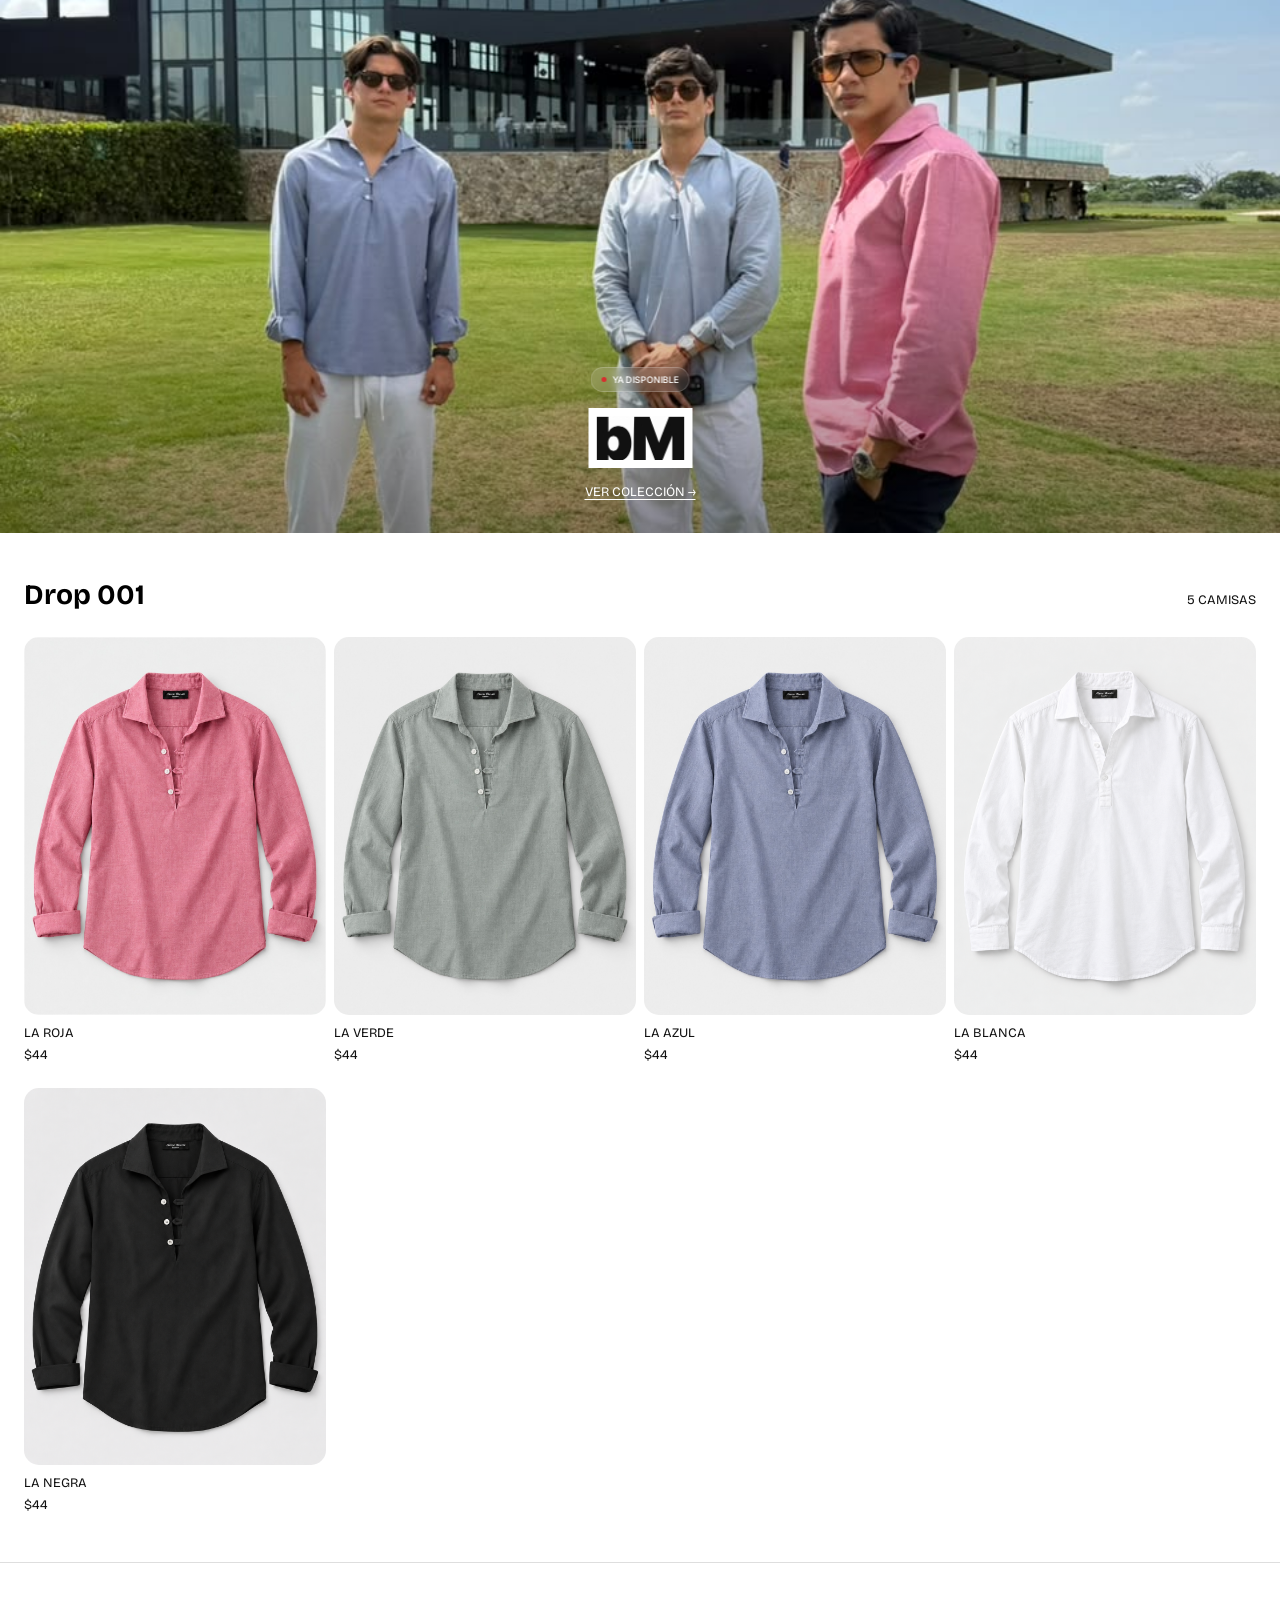
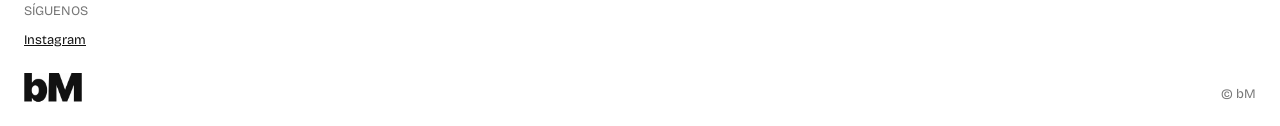
<file: bm/index.html>
<!doctype html>
<html lang="es">
<head>
  <meta charset="utf-8">
  <meta name="viewport" content="width=device-width, initial-scale=1">
  <meta name="theme-color" content="#ffffff">
  <title>bM | Drop 001</title>
  <meta name="description" content="Descubre Drop 001 de bM. Cinco camisas, tallas S, M y L. Explora la colección.">
  <link rel="canonical" href="https://mariabonitaec.com/bm/">
  <meta property="og:title" content="bM | Drop 001">
  <meta property="og:description" content="Descubre nuestra primera colección de camisas.">
  <meta property="og:type" content="website">
  <meta property="og:url" content="https://mariabonitaec.com/bm/">
  <meta property="og:image" content="https://mariabonitaec.com/Imagenes/Imagenes_bM/PortadaPC.jpeg">
  <link rel="stylesheet" href="styles.css?v=20261107-1">
  <script src="catalogo.js?v=20261107-1" defer></script>
  <script src="app.js?v=20261107-1" defer></script>
</head>
<body id="inicio">
  <a class="skip-link" href="#drop-001">Ir a la colección</a>
  <header class="hero" aria-label="bM, nueva colección">
    <div class="hero-visual">
      <picture class="cover">
        <source media="(max-width: 767px) and (orientation: portrait)" srcset="../Imagenes/Imagenes_bM/Portadatelefono.jpeg">
        <img src="../Imagenes/Imagenes_bM/PortadaPC.jpeg" alt="La primera colección de camisas bM, al aire libre" width="1280" height="960" fetchpriority="high">
      </picture>
      <div class="hero-shade"></div>
      <div class="menu-backdrop" hidden></div>
      <nav class="mobile-nav" aria-label="Navegación principal">
        <a class="brand-box brand-box-small" href="#inicio" aria-label="bM, inicio"><span class="brand brand-small"><img src="assets/logo-original.png" alt="bM"></span></a>
        <button class="menu-toggle" type="button" aria-label="Abrir menú" aria-expanded="false" aria-controls="mobile-menu"><span class="menu-icon" aria-hidden="true"><span></span><span></span><span></span></span></button>
        <div class="mobile-menu" id="mobile-menu" hidden>
          <p class="menu-heading">EXPLORA bM</p>
          <a href="#drop-001"><span>Prendas<small>Descubre Drop 001</small></span></a>
          <a href="#redes"><span>Redes<small>Síguenos</small></span></a>
          <a href="https://mariabonitaec.com/"><span>Línea Femenina<small>María Bonita</small></span></a>
        </div>
      </nav>
      <div class="hero-caption">
        <span class="availability"><img src="assets/disponible.svg" alt="" width="5" height="5">YA DISPONIBLE</span>
        <h1 class="brand-box"><span class="brand brand-hero"><img src="assets/logo-original.png" alt="bM"></span></h1>
        <a class="collection-link" href="#drop-001">VER COLECCIÓN →</a>
      </div>
    </div>
  </header>
  <main class="content">
    <section class="collection" id="drop-001" aria-labelledby="collection-title" tabindex="-1">
      <div class="collection-heading"><h2 id="collection-title">Drop 001</h2><span>5 CAMISAS</span></div>
      <div class="product-grid">
        <a class="product-card" href="#camisa-roja" data-product="roja" aria-haspopup="dialog"><img src="../Imagenes/Imagenes_bM/CamisaRoja.jpg" width="1122" height="1402" alt="Camisa roja de manga larga" loading="lazy"><h3>LA ROJA</h3><p>$44</p></a>
        <a class="product-card" href="#camisa-verde" data-product="verde" aria-haspopup="dialog"><img src="../Imagenes/Imagenes_bM/CamisaVerde.jpg" width="1122" height="1402" alt="Camisa verde de manga larga" loading="lazy"><h3>LA VERDE</h3><p>$44</p></a>
        <a class="product-card" href="#camisa-azul" data-product="azul" aria-haspopup="dialog"><img src="../Imagenes/Imagenes_bM/CamisaAzul.jpg" width="1122" height="1402" alt="Camisa azul de manga larga" loading="lazy"><h3>LA AZUL</h3><p>$44</p></a>
        <a class="product-card" href="#camisa-blanca" data-product="blanca" aria-haspopup="dialog"><img src="../Imagenes/Imagenes_bM/CamisaBlanca.png" width="1122" height="1402" alt="Camisa blanca de manga larga" loading="lazy"><h3>LA BLANCA</h3><p>$44</p></a>
        <a class="product-card" href="#camisa-negra" data-product="negra" aria-haspopup="dialog"><img src="../Imagenes/Imagenes_bM/CamisaNegra.png" width="1122" height="1402" alt="Camisa negra de manga larga" loading="lazy"><h3>LA NEGRA</h3><p>$44</p></a>
      </div>
      <noscript><p>Activa JavaScript para consultar las fotos y tallas de cada camisa.</p></noscript>
    </section>
    <footer id="redes" class="footer" tabindex="-1">
      <div class="socials"><h2>SÍGUENOS</h2><a data-social="instagram" href="https://www.instagram.com/bm___ec/?utm_source=ig_web_button_share_sheet" target="_blank" rel="noopener noreferrer">Instagram</a><span data-social="tiktok" hidden>TikTok</span></div>
      <div class="footer-signature"><a href="#inicio" aria-label="bM, volver al inicio"><span class="brand brand-footer"><img src="assets/logo-original.png" alt="bM"></span></a><span>© bM</span></div>
    </footer>
  </main>
  <dialog class="product-dialog" aria-labelledby="product-title">
    <div class="detail-header"><button class="back-button" type="button" autofocus>← Volver a la colección</button><span class="brand brand-small"><img src="assets/logo-original.png" alt="bM"></span><button class="close-button" type="button" aria-label="Cerrar ficha">×</button></div>
    <div class="product-detail">
      <section class="gallery" aria-label="Fotos de la camisa">
        <div class="thumbnails" aria-label="Seleccionar fotografía"></div>
        <div class="gallery-stage" tabindex="0" role="group" aria-label="Galería: desliza para cambiar de foto o usa las flechas del teclado">
          <img id="detail-image" alt="" draggable="false">
          <div class="gallery-controls" hidden>
            <button class="gallery-arrow gallery-arrow-prev" type="button" data-direction="-1" aria-label="Foto anterior"><span aria-hidden="true">‹</span></button>
            <button class="gallery-arrow gallery-arrow-next" type="button" data-direction="1" aria-label="Foto siguiente"><span aria-hidden="true">›</span></button>
          </div>
          <span id="photo-count" class="sr-only" aria-live="polite" aria-atomic="true"></span>
        </div>
      </section>
      <div class="product-info"><p class="detail-drop">DROP 001</p><h2 id="product-title"></h2><p class="detail-price" id="product-price"></p><fieldset class="sizes"><legend>TALLAS</legend><div class="size-options"></div></fieldset><a class="contact-button" id="availability-link" href="https://ig.me/m/bm___ec" target="_blank" rel="noopener noreferrer">Consulta disponibilidad</a></div>
    </div>
  </dialog>
</body>
</html>
</file>
<file: bm/styles.css>
@font-face{font-family:"Bricolage Grotesque";font-style:normal;font-weight:400;font-display:swap;src:url("assets/bricolage-regular.ttf") format("truetype")}
@font-face{font-family:"Bricolage Grotesque";font-style:normal;font-weight:700;font-display:swap;src:url("assets/bricolage-bold.ttf") format("truetype")}
@font-face{font-family:Inter;font-style:normal;font-weight:500;font-display:swap;src:url("assets/inter-medium.ttf") format("truetype")}
:root{--ink:#111;--muted:#777;--hero-height:max(260px,41.666667vw);font-family:"Bricolage Grotesque",Arial,sans-serif;color:var(--ink);background:#fff;font-synthesis:none;font-variation-settings:"opsz" 14,"wdth" 100;scroll-behavior:smooth}
*{box-sizing:border-box}body,h1,h2,h3,p{margin:0}body{min-width:280px}button,a,input{-webkit-tap-highlight-color:transparent}button,input{font:inherit}button,a{touch-action:manipulation}a{color:inherit}button{cursor:pointer}button:disabled{cursor:default}button:focus-visible,a:focus-visible,input:focus-visible+span{outline:2px solid #516450;outline-offset:5px}img{display:block;max-width:100%}[hidden]{display:none!important}.skip-link{position:fixed;top:8px;left:8px;z-index:20;background:white;padding:12px;transform:translateY(-160%)}.skip-link:focus{transform:none}
.hero{height:var(--hero-height);position:sticky;top:0;z-index:0}.hero-visual{position:relative;height:100%;overflow:hidden;isolation:isolate}.cover,.cover img,.hero-shade{position:absolute;inset:0;width:100%;height:100%}.cover img{object-fit:cover;object-position:center}.hero-shade{background:linear-gradient(to bottom,transparent 45%,rgb(0 0 0 / .38))}.hero-caption{position:absolute;bottom:32px;left:50%;transform:translateX(-50%);display:flex;flex-direction:column;align-items:center;gap:16px;color:#fff}.availability{display:flex;align-items:center;gap:6px;border:.5px solid #fff3;border-radius:20px;padding:6px 10px;background:#ffffff21;backdrop-filter:blur(5px);font:500 9px/normal Inter,Arial,sans-serif;white-space:nowrap}.brand-box{display:block;background:#fff;padding:8px}.brand{display:block;position:relative;overflow:hidden;background:#fff;width:var(--logo-width);height:calc(var(--logo-width)/2);flex-shrink:0}.brand img{position:absolute;max-width:none;width:184%;height:276%;left:-41.8%;top:-85%;object-fit:cover}.brand-hero{--logo-width:88px}.brand-small{--logo-width:40px}.brand-footer{--logo-width:58px}.brand-box-small{padding:4px}.collection-link{font-size:13px;line-height:1.3;white-space:nowrap;text-underline-offset:3px;padding:4px 0;margin:-4px 0}.mobile-nav{display:none}.content{position:relative;z-index:1;background:#fff}.collection{padding:48px 24px;scroll-margin-top:0}.collection-heading{display:flex;align-items:baseline;justify-content:space-between;gap:16px;margin-bottom:28px}.collection-heading h2{font-size:28px;line-height:1;font-weight:700;color:#000}.collection-heading span{font-size:13px;line-height:1.3}.product-grid{display:grid;grid-template-columns:repeat(4,minmax(0,1fr));gap:24px 8px}.product-card{text-decoration:none;min-width:0;display:block}.product-card>img{width:100%;height:auto;aspect-ratio:4/5;object-fit:cover;border-radius:15px;background:#eee;transition:filter .2s}.product-card h3{font-weight:400;font-size:13px;line-height:1.3;margin-top:10px}.product-card p{font-size:13px;line-height:1.3;margin-top:5px}.product-card:hover>img{filter:brightness(.97)}.footer{border-top:1px solid #dedede;padding:40px 24px 24px;display:flex;flex-direction:column;gap:24px;scroll-margin-top:24px}.socials{display:flex;flex-direction:column;align-items:flex-start;gap:12px;font-size:13px;line-height:1.3}.socials h2{font-size:inherit;font-weight:400;color:var(--muted)}.footer-signature{display:flex;align-items:flex-end;justify-content:space-between;font-size:13px;color:var(--muted)}
.product-dialog{position:fixed;inset:0;width:100%;height:100%;max-width:none;max-height:none;margin:0;border:0;padding:0;background:#fff;color:var(--ink);overscroll-behavior:contain}.product-dialog::backdrop{background:#fff}.detail-header{position:sticky;top:0;z-index:3;background:#fff;display:flex;align-items:center;justify-content:space-between;gap:16px;min-height:72px;padding:12px 24px;border-bottom:1px solid #eee}.back-button,.close-button{border:0;background:transparent;padding:10px 0;color:var(--ink)}.back-button{font-size:13px}.close-button{font-size:30px;line-height:1;width:44px;min-height:44px}.detail-header>.brand{position:absolute;left:50%;transform:translateX(-50%)}.product-detail{display:grid;grid-template-columns:minmax(0,1.55fr) minmax(300px,1fr);align-items:start;gap:32px;padding:24px}.gallery{display:flex;gap:12px;min-width:0}.thumbnails{display:flex;flex-direction:column;gap:8px;width:64px;flex-shrink:0;max-height:calc(100dvh - 120px);overflow:auto}.thumbnail{width:64px;border:1px solid transparent;border-radius:4px;padding:3px;background:#f2f2f2;flex-shrink:0}.thumbnail[aria-current="true"]{border-color:#111}.thumbnail img{width:100%;aspect-ratio:4/5;object-fit:cover;border-radius:2px}.gallery-stage{position:relative;flex:1;min-width:0;background:#eee;border-radius:12px;overflow:hidden;touch-action:pan-y pinch-zoom}.gallery-stage:focus-visible{outline:2px solid #516450;outline-offset:4px}.gallery-stage>img{width:100%;height:calc(100dvh - 120px);min-height:320px;object-fit:contain}.gallery-controls{position:absolute;inset:0;pointer-events:none}.gallery-arrow{position:absolute;top:50%;transform:translateY(-50%);width:44px;height:44px;display:grid;place-items:center;border:0;padding:6px;background:transparent;color:#222;pointer-events:auto}.gallery-arrow-prev{left:6px}.gallery-arrow-next{right:6px}.gallery-arrow span{display:grid;place-items:center;width:32px;height:32px;border-radius:50%;background:#ffffffd9;box-shadow:0 1px 6px #0001;font:26px/1 Arial,sans-serif}.gallery-arrow:hover span{background:#fff}.sr-only{position:absolute;width:1px;height:1px;padding:0;margin:-1px;overflow:hidden;clip-path:inset(50%);white-space:nowrap;border:0}.product-info{position:sticky;top:96px;padding:16px 12px}.detail-drop{font-size:11px;color:var(--muted);margin-bottom:18px}.product-info h2{font-size:clamp(24px,2.3vw,36px);font-weight:400;line-height:1.15}.detail-price{font-size:20px;margin-top:12px}.sizes{margin:48px 0 32px;padding:0;border:0}.sizes legend{font-size:12px;margin-bottom:16px}.size-options{display:flex;gap:10px}.size-option{position:relative;cursor:pointer}.size-option input{position:absolute;opacity:0;width:1px;height:1px}.size-option span{display:grid;place-items:center;width:52px;height:48px;border:1px solid #dedede;border-radius:3px;font-size:14px}.size-option input:checked+span{background:#111;color:#fff;border-color:#111}.contact-button{display:block;width:100%;padding:17px 20px;text-align:center;text-decoration:none;background:#111;color:#fff;font-size:14px;border-radius:3px}.contact-button[aria-disabled="true"]{background:#e9e7e1;color:#6b6964;cursor:default}.contact-note{font-size:12px;line-height:1.5;color:#777;margin-top:12px}.dialog-open{overflow:hidden}
@media(max-width:767px) and (orientation:portrait){
  :root{--hero-height:115vw}.hero-caption{bottom:24px}.brand-hero{--logo-width:66px}.brand-footer{--logo-width:44px}.collection-link{font-size:11px}.mobile-nav{position:absolute;top:18px;left:16px;right:16px;display:flex;align-items:center;justify-content:space-between;z-index:3;height:44px}.menu-toggle{display:grid;place-items:center;width:44px;height:44px;border:1px solid #ffffff50;border-radius:50%;background:#0003;color:#fff;backdrop-filter:blur(12px);transition:background .2s,color .2s;position:relative;z-index:1}.menu-toggle[aria-expanded="true"]{background:#fff;color:#111;border-color:#fff}.menu-icon{position:relative;width:20px;height:16px}.menu-icon>span{position:absolute;left:0;width:20px;height:1.5px;background:currentColor;border-radius:2px;transition:transform .2s,opacity .15s;transform-origin:center}.menu-icon>span:nth-child(1){top:0}.menu-icon>span:nth-child(2){top:7px}.menu-icon>span:nth-child(3){top:14px}.menu-toggle[aria-expanded="true"] .menu-icon>span:nth-child(1){transform:translateY(7px) rotate(45deg)}.menu-toggle[aria-expanded="true"] .menu-icon>span:nth-child(2){opacity:0}.menu-toggle[aria-expanded="true"] .menu-icon>span:nth-child(3){transform:translateY(-7px) rotate(-45deg)}.menu-backdrop{position:absolute;inset:0;z-index:2;background:#0004;animation:menu-shade-in .18s ease-out}.mobile-menu{position:absolute;right:0;top:56px;width:min(236px,calc(100vw - 32px));padding:14px 8px 6px;background:#fff;border:1px solid #00000009;border-radius:12px;box-shadow:0 16px 48px #0003;color:#111;transform-origin:top right;animation:menu-in .2s ease-out}.menu-heading{padding:0 10px 8px;font:500 9px/1.4 Inter,Arial,sans-serif;letter-spacing:.1em;color:#777}.mobile-menu a{display:flex;align-items:center;min-height:54px;padding:8px 10px;text-decoration:none;font-size:16px;border-radius:7px;transition:background .15s}.mobile-menu a+a{border-top:1px solid #eee}.mobile-menu a small{display:block;margin-top:3px;font-size:11px;line-height:1.4;color:#777}.mobile-menu a:hover,.mobile-menu a:focus-visible{background:#f3f3f0}.mobile-menu a:focus-visible{outline-offset:-2px}.collection{padding:32px 16px}.collection-heading{margin-bottom:24px}.collection-heading h2{font-size:22px}.collection-heading span{font-size:11px}.product-grid{grid-template-columns:repeat(2,minmax(0,1fr))}.product-card h3,.product-card p{font-size:11px}.footer{padding:32px 16px 24px;gap:26px}.socials{font-size:11px;gap:14px}.footer-signature{font-size:11px}.detail-header{padding:8px 16px;min-height:60px}.detail-header>.brand{display:none}.product-detail{grid-template-columns:1fr;padding:16px;gap:16px}.gallery{flex-direction:column-reverse;gap:10px}.gallery-stage>img{height:auto;min-height:0;max-height:65dvh;aspect-ratio:4/5}.thumbnails{flex-direction:row;width:100%;max-height:none}.product-info{position:static;padding:8px 0 24px}.product-info h2{font-size:28px}.detail-drop{margin-bottom:12px}.sizes{margin:28px 0}.contact-button{padding:16px}.detail-price{font-size:20px}
}
@media(orientation:landscape) and (max-height:500px){.hero-caption{bottom:20px;gap:10px}.brand-hero{--logo-width:66px}.collection{padding-top:32px}.product-detail{gap:20px;padding:16px}.detail-header{min-height:56px;padding:6px 16px}.product-info{top:72px;padding-top:0}.sizes{margin:24px 0}.gallery-stage>img{height:calc(100dvh - 88px);min-height:230px}}
@keyframes menu-in{from{opacity:0;transform:translateY(-8px) scale(.97)}to{opacity:1;transform:none}}@keyframes menu-shade-in{from{opacity:0}to{opacity:1}}
@media(prefers-reduced-motion:reduce){:root{scroll-behavior:auto}.product-card>img,.menu-toggle,.menu-icon>span,.mobile-menu a{transition:none}.mobile-menu,.menu-backdrop{animation:none}}

@media (max-width:767px) and (orientation:portrait), (hover:none) and (pointer:coarse){.gallery-controls{display:none}}
.thumbnail-guide img{object-fit:contain;background:#fff}
</file>
